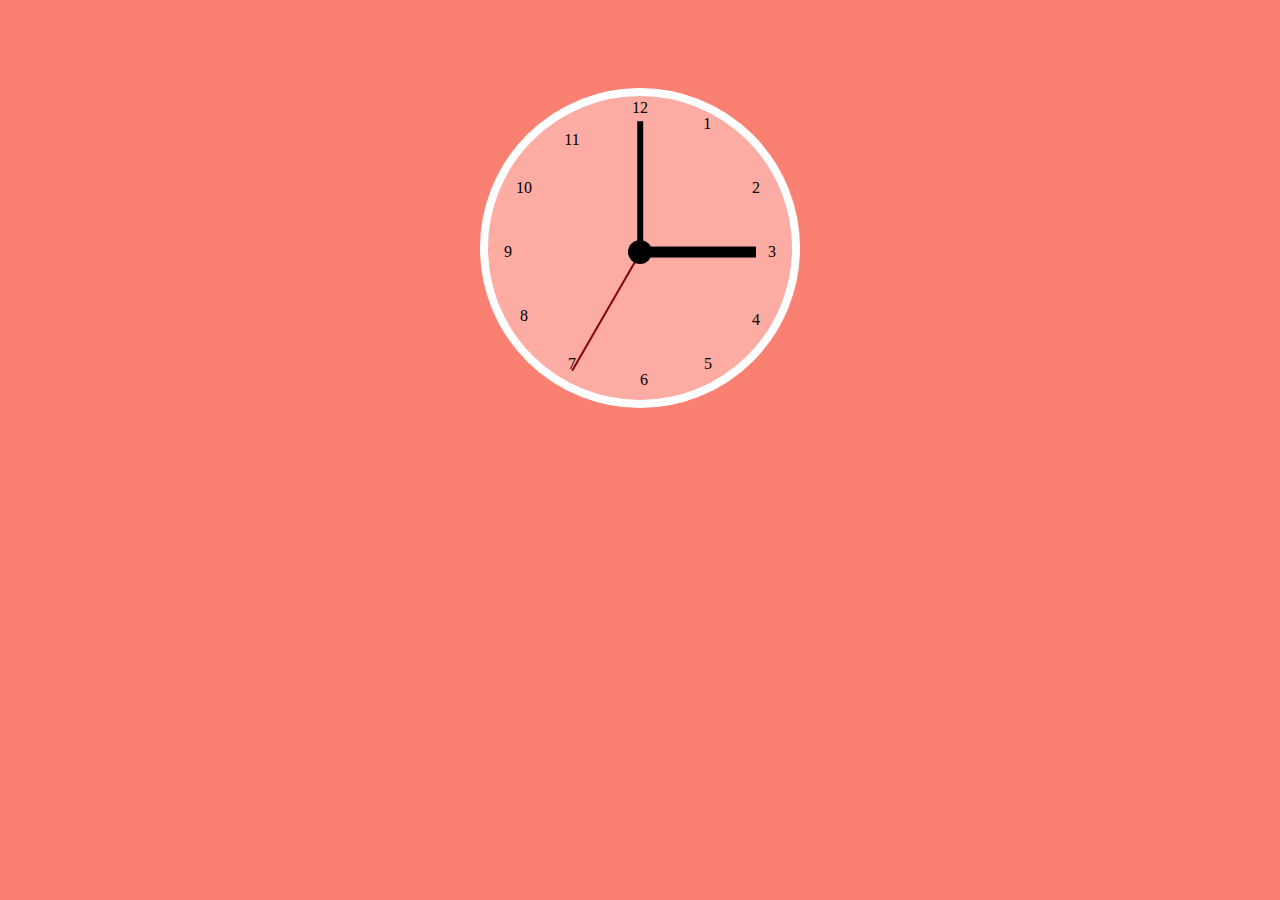
<file: Clock/index.html>
<!DOCTYPE html>
<html lang="en">
<head>
    <meta charset="UTF-8">
    <meta http-equiv="X-UA-Compatible" content="IE=edge">
    <meta name="viewport" content="width=device-width, initial-scale=1.0">
    <title>Clock</title>
    <link rel="stylesheet" href="style.css">
</head>
<body>
    
    <div class="clock">
        <div class="clock-face">
            <div class="hand hour"></div>
            <div class="hand minute"></div>
            <div class="hand second"></div>
            <div class="circle"></div>
            <ol>
                <li>1</li>
                <li>2</li>
                <li>3</li>
                <li>4</li>
                <li>5</li>
                <li>6</li>
                <li>7</li>
                <li>8</li>
                <li>9</li>
                <li>10</li>
                <li>11</li>
                <li>12</li>
            </ol>
        </div>
    </div>

    <script>
        let hourHand = document.querySelector('.hour')
        let minuteHand = document.querySelector('.minute')
        let secondHand = document.querySelector('.second')

        function setDate(){
            let now = new Date();

            let hours = now.getHours();
            let hoursDegrees = Math.round(((hours/12) * 360)+90);

            let minutes = now.getMinutes();
            let minutesDegrees = Math.round(((minutes/60) * 360)+90);

            let seconds = now.getSeconds();
            let secondsDegrees = Math.round(((seconds/60) * 360)+90);

            hourHand.style.transform = `rotate(${hoursDegrees}deg)`;
            minuteHand.style.transform = `rotate(${minutesDegrees}deg)`;
            secondHand.style.transform = `rotate(${secondsDegrees}deg)`;
        }

        setInterval(setDate, 1000);
    </script>
</body>
</html>
</file>
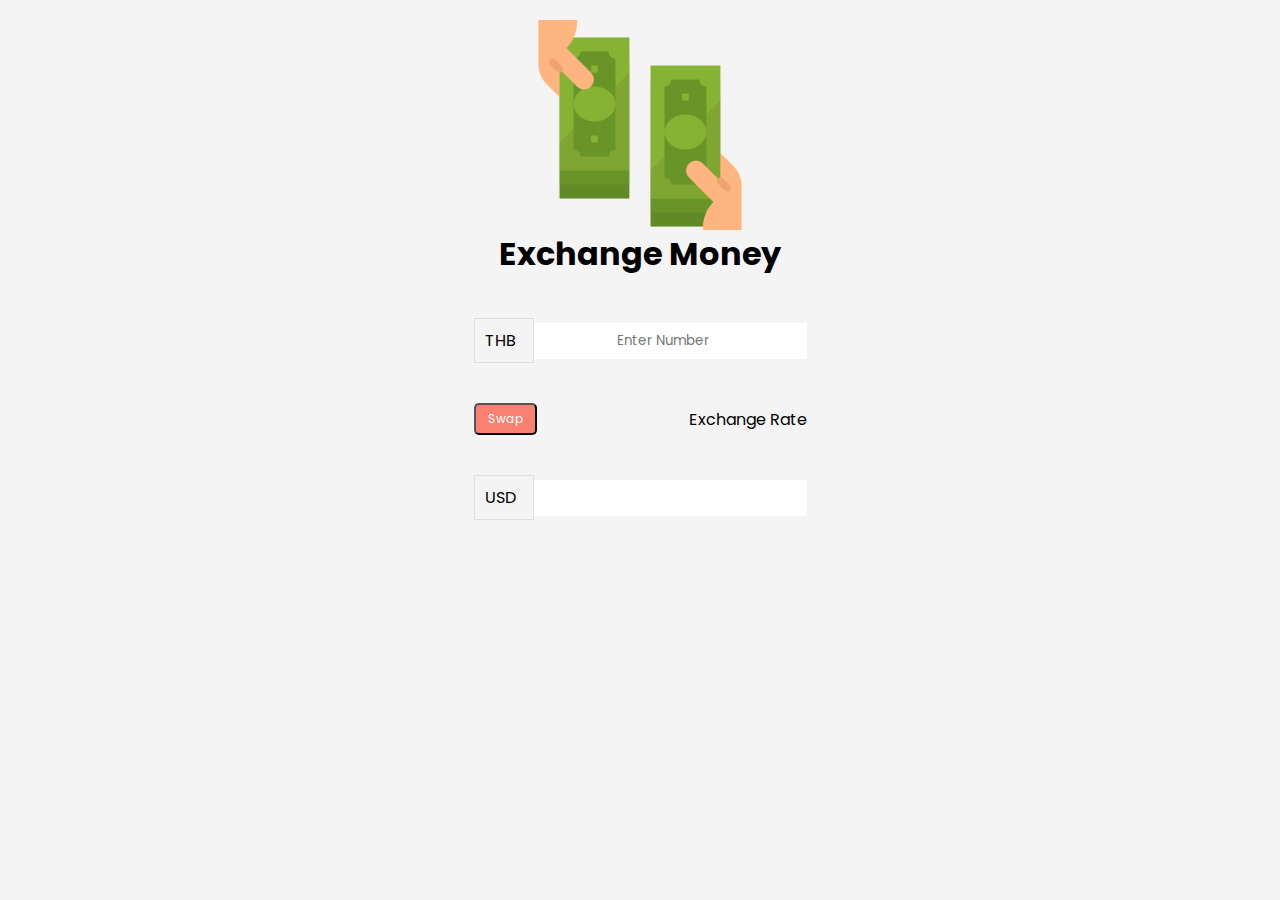
<file: Exchange Money/index.html>
<!DOCTYPE html>
<html lang="en">

<head>
    <meta charset="UTF-8">
    <meta http-equiv="X-UA-Compatible" content="IE=edge">
    <meta name="viewport" content="width=device-width, initial-scale=1.0">
    <title>Exchang Money</title>
    <link rel="stylesheet" href="style.css">
</head>

<body>
    <img src="money.png" alt="moneyPigture" class="img">
    <h1>Exchange Money</h1>
    <div class="container">
        <div class="currency">
            <select name="" id="currency_one">
                <option value="AED">AED</option>
                <option value="ARS">ARS</option>
                <option value="AUD">AUD</option>
                <option value="BGN">BGN</option>
                <option value="BRL">BRL</option>
                <option value="BSD">BSD</option>
                <option value="CAD">CAD</option>
                <option value="CHF">CHF</option>
                <option value="CLP">CLP</option>
                <option value="CNY">CNY</option>
                <option value="COP">COP</option>
                <option value="CZK">CZK</option>
                <option value="DKK">DKK</option>
                <option value="DOP">DOP</option>
                <option value="EGP">EGP</option>
                <option value="EUR">EUR</option>
                <option value="FJD">FJD</option>
                <option value="GBP">GBP</option>
                <option value="GTQ">GTQ</option>
                <option value="HKD">HKD</option>
                <option value="HRK">HRK</option>
                <option value="HUF">HUF</option>
                <option value="IDR">IDR</option>
                <option value="ILS">ILS</option>
                <option value="INR">INR</option>
                <option value="ISK">ISK</option>
                <option value="JPY">JPY</option>
                <option value="KRW">KRW</option>
                <option value="KZT">KZT</option>
                <option value="MXN">MXN</option>
                <option value="MYR">MYR</option>
                <option value="NOK">NOK</option>
                <option value="NZD">NZD</option>
                <option value="PAB">PAB</option>
                <option value="PEN">PEN</option>
                <option value="PHP">PHP</option>
                <option value="PKR">PKR</option>
                <option value="PLN">PLN</option>
                <option value="PYG">PYG</option>
                <option value="RON">RON</option>
                <option value="RUB">RUB</option>
                <option value="SAR">SAR</option>
                <option value="SEK">SEK</option>
                <option value="SGD">SGD</option>
                <option value="THB" selected>THB</option>
                <option value="TRY">TRY</option>
                <option value="TWD">TWD</option>
                <option value="UAH">UAH</option>
                <option value="USD">USD</option>
                <option value="UYU">UYU</option>
                <option value="VND">VND</option>
                <option value="ZAR">ZAR</option>
            </select>
            <input type="number" id="amount_one" placeholder='Enter Number'>
        </div>
        <div class="swap">
            <button class="btn" id='btn'>Swap</button>
            <div id='rate'>Exchange Rate</div>
        </div>
        <div class="currency">
            <select name="" id="currency_two">
                <option value="AED">AED</option>
                <option value="ARS">ARS</option>
                <option value="AUD">AUD</option>
                <option value="BGN">BGN</option>
                <option value="BRL">BRL</option>
                <option value="BSD">BSD</option>
                <option value="CAD">CAD</option>
                <option value="CHF">CHF</option>
                <option value="CLP">CLP</option>
                <option value="CNY">CNY</option>
                <option value="COP">COP</option>
                <option value="CZK">CZK</option>
                <option value="DKK">DKK</option>
                <option value="DOP">DOP</option>
                <option value="EGP">EGP</option>
                <option value="EUR">EUR</option>
                <option value="FJD">FJD</option>
                <option value="GBP">GBP</option>
                <option value="GTQ">GTQ</option>
                <option value="HKD">HKD</option>
                <option value="HRK">HRK</option>
                <option value="HUF">HUF</option>
                <option value="IDR">IDR</option>
                <option value="ILS">ILS</option>
                <option value="INR">INR</option>
                <option value="ISK">ISK</option>
                <option value="JPY">JPY</option>
                <option value="KRW">KRW</option>
                <option value="KZT">KZT</option>
                <option value="MXN">MXN</option>
                <option value="MYR">MYR</option>
                <option value="NOK">NOK</option>
                <option value="NZD">NZD</option>
                <option value="PAB">PAB</option>
                <option value="PEN">PEN</option>
                <option value="PHP">PHP</option>
                <option value="PKR">PKR</option>
                <option value="PLN">PLN</option>
                <option value="PYG">PYG</option>
                <option value="RON">RON</option>
                <option value="RUB">RUB</option>
                <option value="SAR">SAR</option>
                <option value="SEK">SEK</option>
                <option value="SGD">SGD</option>
                <option value="THB">THB</option>
                <option value="TRY">TRY</option>
                <option value="TWD">TWD</option>
                <option value="UAH">UAH</option>
                <option value="USD" selected>USD</option>
                <option value="UYU">UYU</option>
                <option value="VND">VND</option>
                <option value="ZAR">ZAR</option>
            </select>
            <input type="number" id="amount_two" >
        </div>
    </div>
    <script src='js.js'></script>
</body>

</html>
</file>
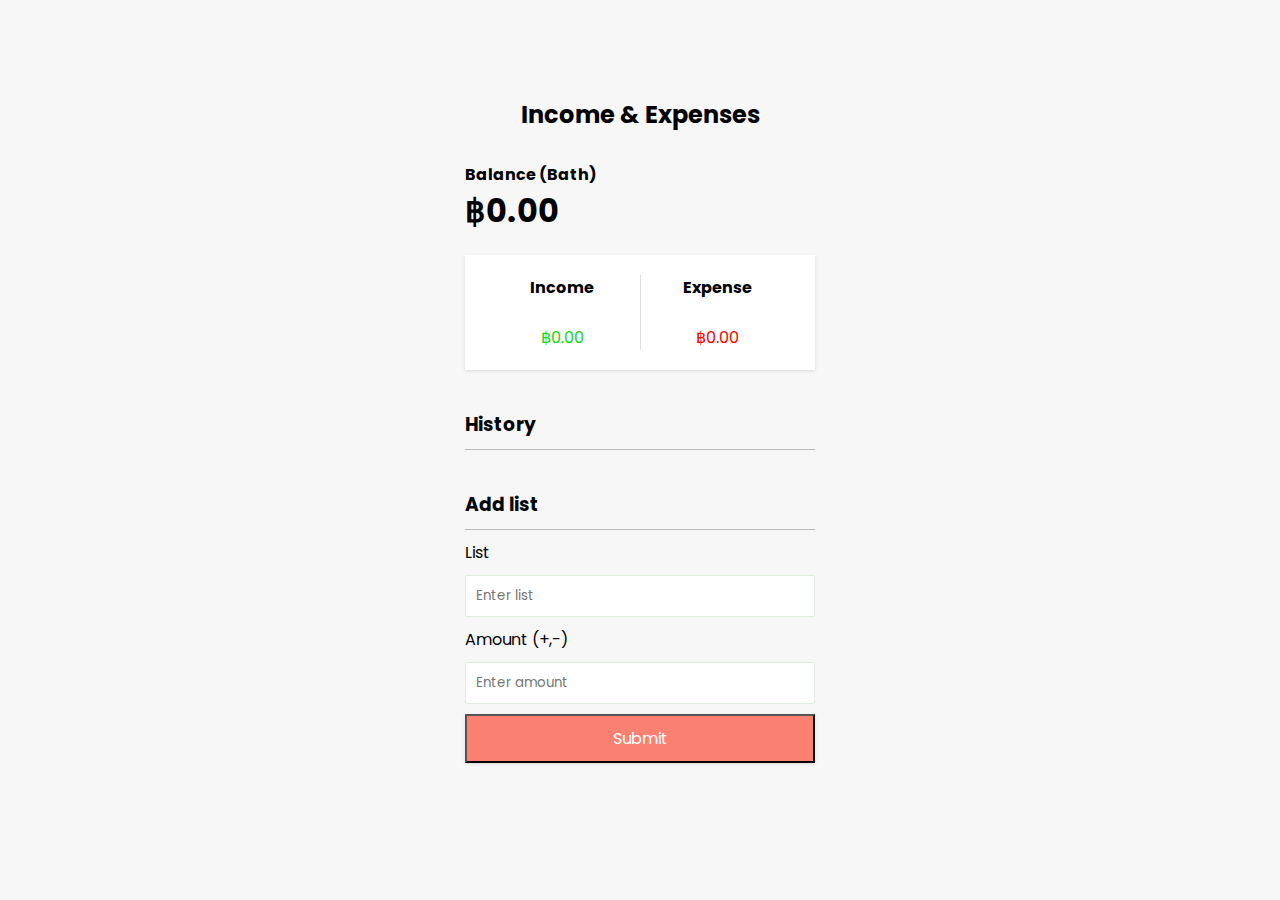
<file: Income and Expenses/index.html>
<!DOCTYPE html>
<html lang="en">
  <head>
    <meta charset="UTF-8" />
    <meta http-equiv="X-UA-Compatible" content="IE=edge" />
    <meta name="viewport" content="width=device-width, initial-scale=1.0" />
    <title>Account</title>
    <link rel="stylesheet" href="style.css" />
  </head>
  <body>
    <h2>Income & Expenses</h2>

    <div class="container">
      <h4>Balance (Bath)</h4>
      <h1 id="balance">฿0.00</h1>
      <div class="income-expense-container">
        <div>
          <h4>Income</h4>
          <br />
          <p class="money-plus" id="money-plus">฿5000</p>
        </div>
        <div>
          <h4>Expense</h4>
          <br />
          <p class="money-minus" id="money-minus">฿2000</p>
        </div>
      </div>
      <h3>History</h3>
      <ul class="list" id="list"></ul>
      <h3>Add list</h3>
      <form id="form">
        <div class="form-control">
          <label for="text">List</label>
          <input type="text" id="text" placeholder="Enter list" />
        </div>
        <div class="form-control">
          <label for="amount">Amount (+,-)</label>
          <input type="number" id="amount" placeholder="Enter amount" />
        </div>
        <button class="btn">Submit</button>
      </form>
    </div>

    <script src="script.js"></script>
  </body>
</html>
</file>
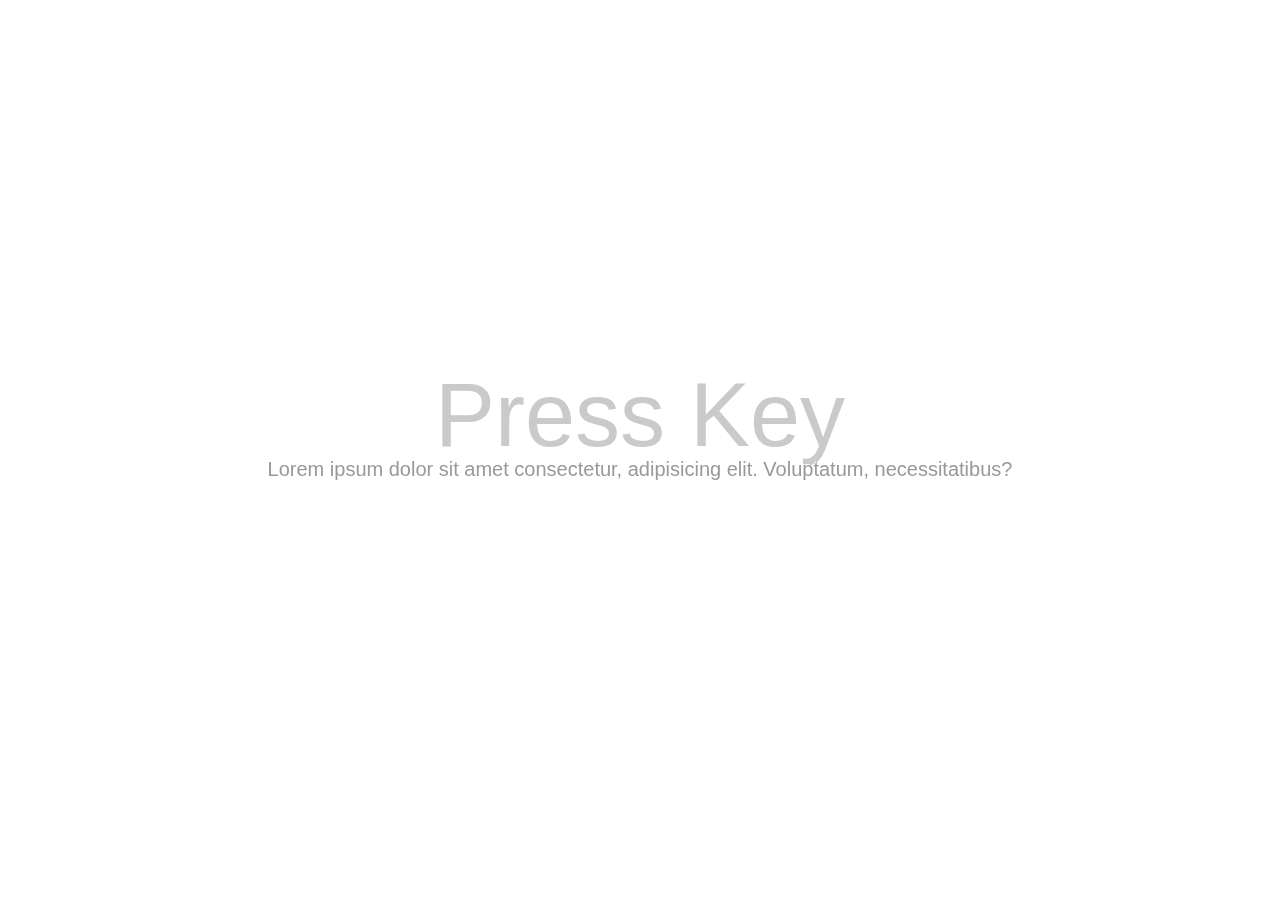
<file: Key Code/index.html>
<!DOCTYPE html>
<html lang="en">
<head>
    <meta charset="UTF-8">
    <meta http-equiv="X-UA-Compatible" content="IE=edge">
    <meta name="viewport" content="width=device-width, initial-scale=1.0">
    <title>Key Code</title>
    <link rel="stylesheet" href="style.css">
</head>
<body>
    
    <div id="info">
        Press Key<br>
        <span>Lorem ipsum dolor sit amet consectetur, adipisicing elit. Voluptatum, necessitatibus?</span>
    </div>
    <div id="key"></div>

    <script>
        let info = document.getElementById('info'), 
            ley = document.getElementById('key')

        document.onkeydown = document.body.onkeydown = function(e){
            e = e || window.event;
            info.innerHTML = '';
            key.innerHTML = e.keyCode || e.which;
            return false;
        }
    </script>
</body>
</html>
</file>
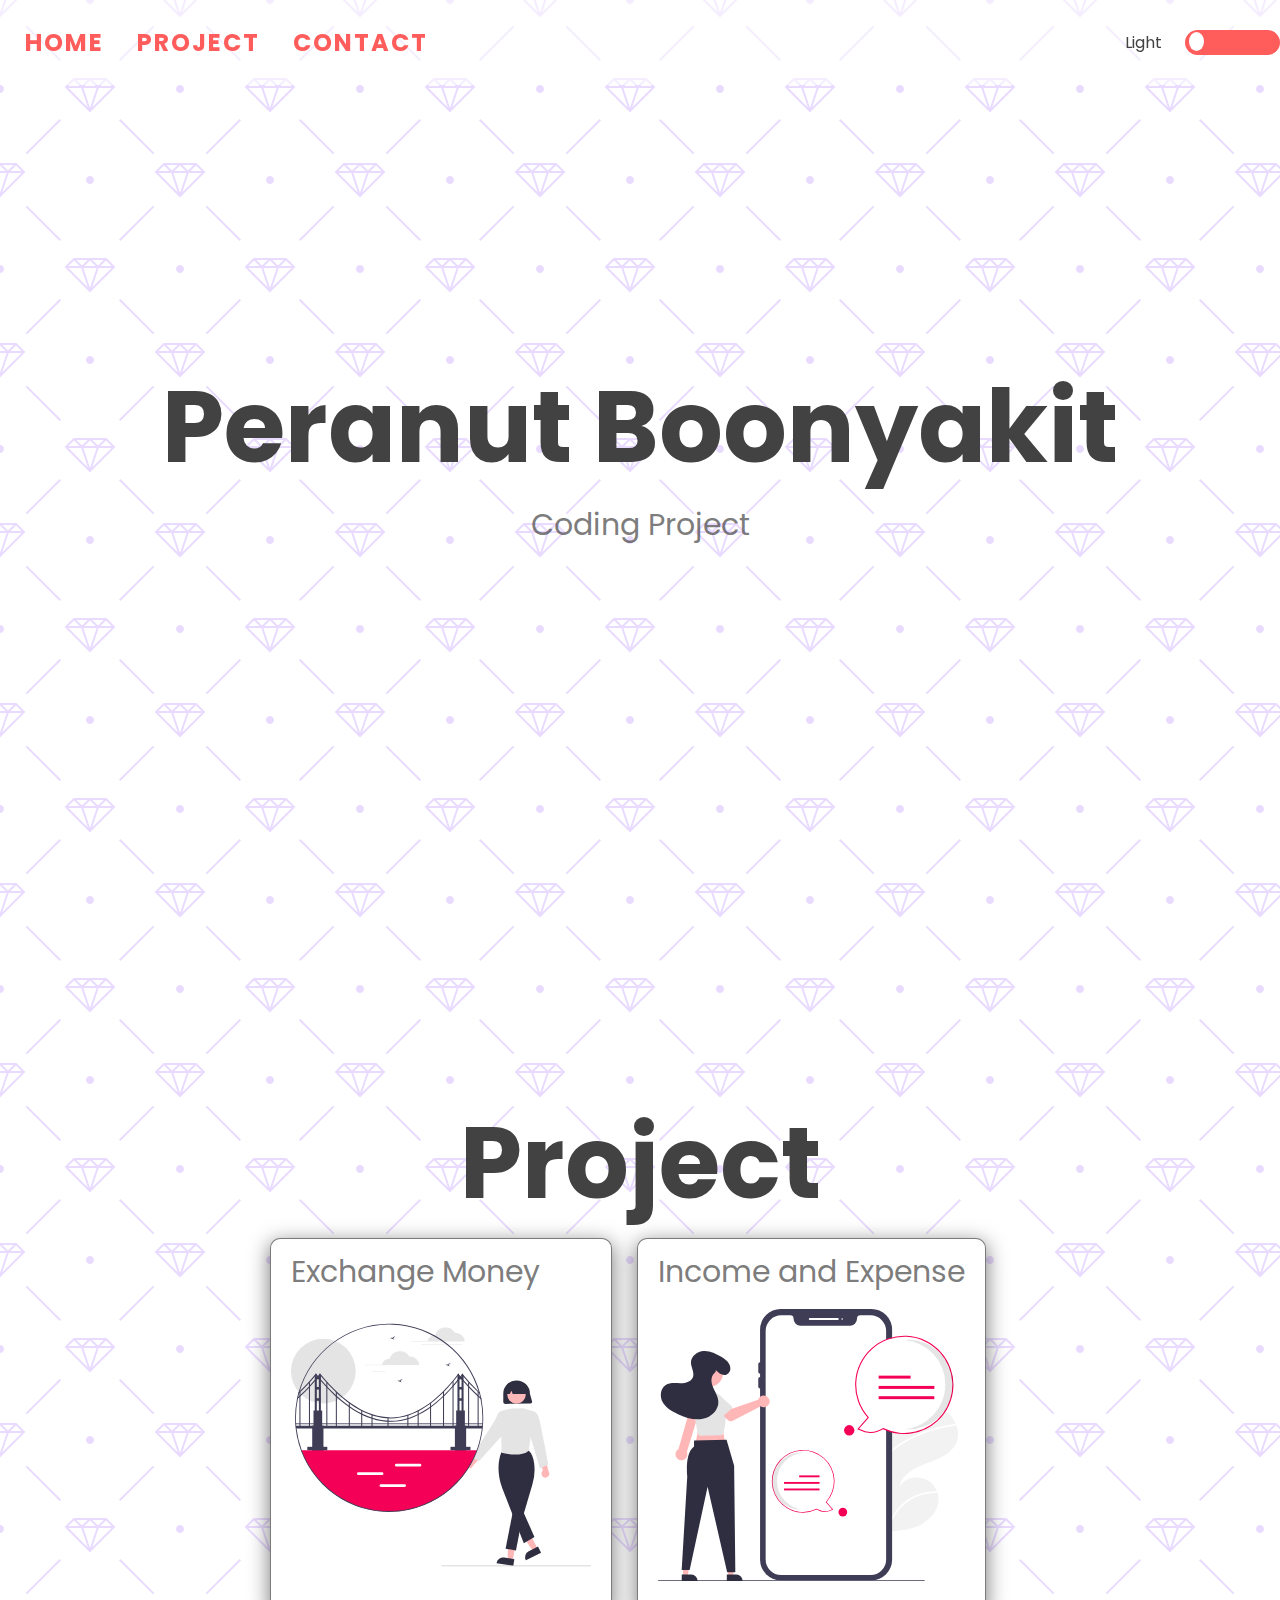
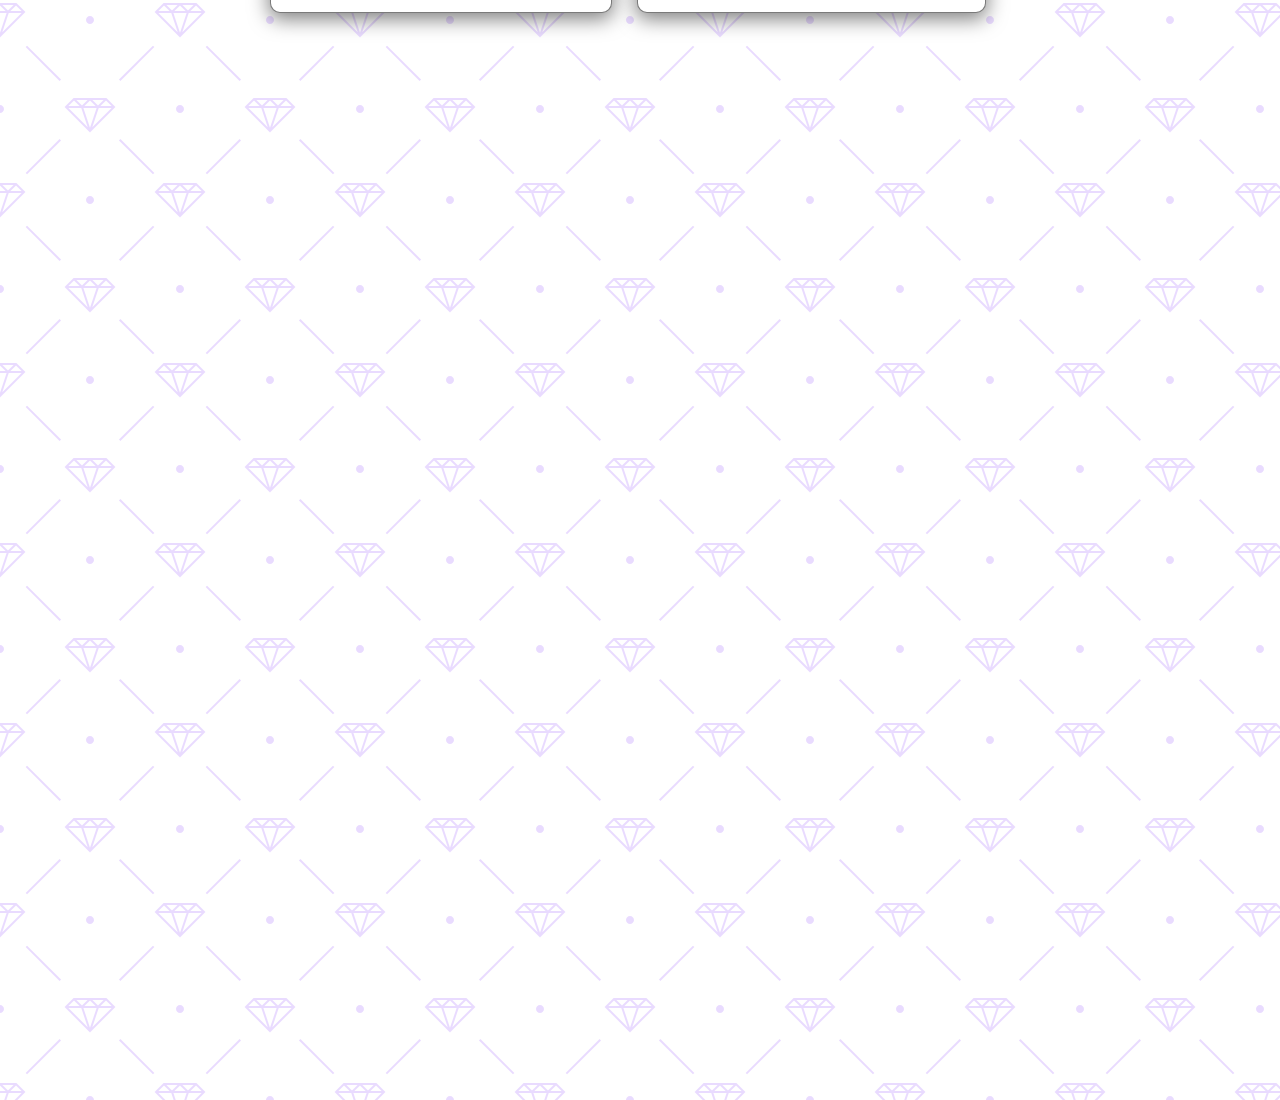
<file: Light Dark/index.html>
<!DOCTYPE html>
<html lang="en">
  <head>
    <meta charset="UTF-8" />
    <meta http-equiv="X-UA-Compatible" content="IE=edge" />
    <meta name="viewport" content="width=device-width, initial-scale=1.0" />
    <title>Dark and Light</title>
    <link rel="stylesheet" href="style.css" />
    <link
      rel="stylesheet"
      href="https://pro.fontawesome.com/releases/v5.10.0/css/all.css"
      integrity="sha384-AYmEC3Yw5cVb3ZcuHtOA93w35dYTsvhLPVnYs9eStHfGJvOvKxVfELGroGkvsg+p"
      crossorigin="anonymous"
    />
  </head>
  <body>
    <div class="theme-switch-container">
      <span id="toggle-icon">
        <span class="toggle-text">Light</span>
        <i class="fas fa-sun"></i>
      </span>
      <label class="switch">
        <input type="checkbox" />
        <div class="slider round"></div>
      </label>
    </div>
    <nav id="nav">
      <a href="#home">HOME</a>
      <a href="#project">PROJECT</a>
      <a href="#contact">CONTACT</a>
    </nav>

    <section id="home">
      <div class="title-group">
        <h1>Peranut Boonyakit</h1>
        <h2>Coding Project</h2>
      </div>
    </section>

    <section id="project">
      <h1>Project</h1>
      <div class="project-container">
        <div class="image-container">
          <h2>Exchange Money</h2>
          <img src="img/code_light.svg" id="img1"/>
        </div>
        <div class="image-container">
          <h2>Income and Expense</h2>
          <img src="img/coding_light.svg" id="img2"/>
        </div>
      </div>
    </section>

    <section id="contact">
      <div class="social">
        <i class="fab fa-facebook-square"></i>
        <i class="fab fa-github-square"></i>
        <i class="fab fa-instagram"></i>
        <i class="fab fa-youtube-square"></i>
      </div>
    </section>

    <script src="script.js"></script>
  </body>
</html>
</file>
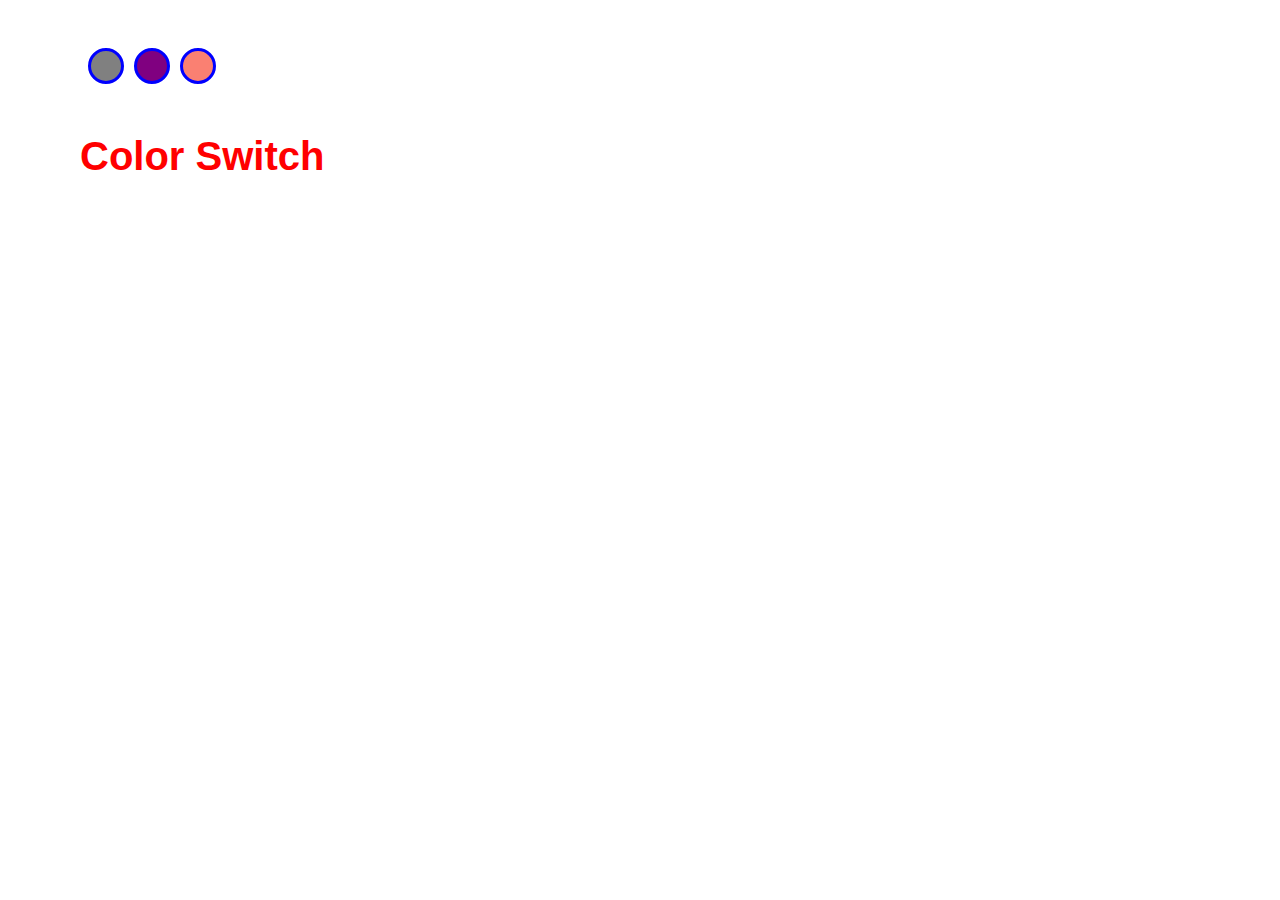
<file: Switch Color/index.html>
<!DOCTYPE html>
<html lang="en">
<head>
    <meta charset="UTF-8">
    <meta http-equiv="X-UA-Compatible" content="IE=edge">
    <meta name="viewport" content="width=device-width, initial-scale=1.0">
    <title>Switch Color</title>
    <link rel="stylesheet" href="style.css">
</head>
<body>
    
    <ul id='switch'>
        <li id='grayButton'></li>
        <li id='purpleButton'></li>
        <li id='salmonButton'></li>
    </ul>
    <h1>Color Switch</h1>

    <script>
        document.getElementById('grayButton').onclick = switchGray;
        document.getElementById('purpleButton').onclick = switchPurple;
        document.getElementById('salmonButton').onclick = switchSalmon;

        function switchGray(){
            document.getElementsByTagName('body')[0].style.background = 'gray'
            document.getElementsByTagName('body')[0].style.color = 'black'
        } 
        function switchPurple(){
            document.getElementsByTagName('body')[0].style.background = 'purple'
            document.getElementsByTagName('body')[0].style.color = 'yellow'
        } 
        function switchSalmon(){
            document.getElementsByTagName('body')[0].style.background = 'salmon'
            document.getElementsByTagName('body')[0].style.color = 'white'
        } 
    </script>
</body>
</html>
</file>
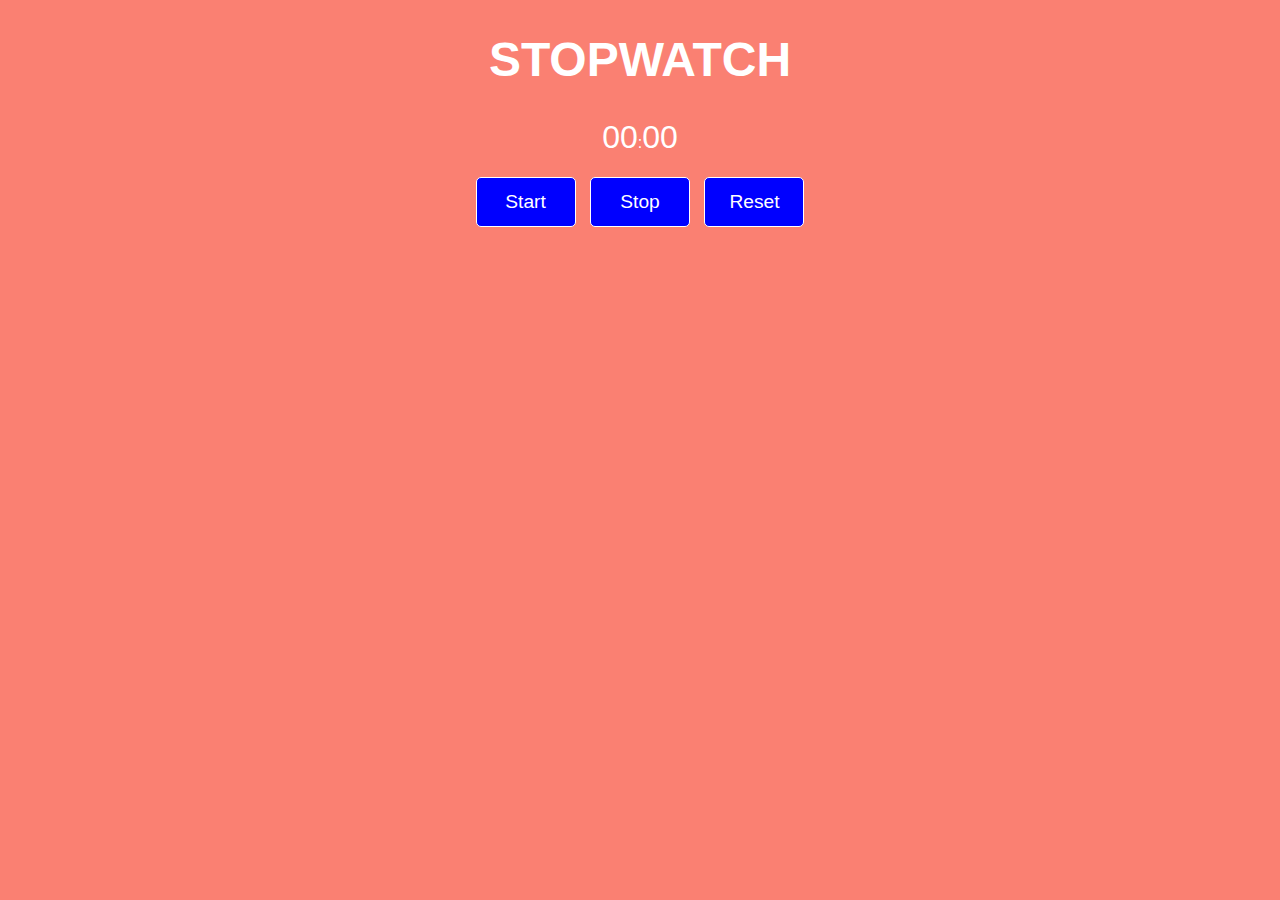
<file: Stop Watch/watch.html>
<!DOCTYPE html>
<html lang="en">
<head>
    <meta charset="UTF-8">
    <meta http-equiv="X-UA-Compatible" content="IE=edge">
    <meta name="viewport" content="width=device-width, initial-scale=1.0">
    <title>Watch</title>
    <link rel="stylesheet" href="style.css">
</head>
<body>
    <div class="container">
        <h1>Stopwatch</h1>
        <p><span id='seconds'>00</span>:<span id='tens'>00</span></p>
        <button id='btn-start'>Start</button>
        <button id='btn-stop'>Stop</button>
        <button id='btn-reset'>Reset</button>
    </div>

    <script>
        window.onload = function(){
            let seconds = 00;
            let tens = 00;
            let appendTens = document.getElementById('tens');
            let appendSeconds = document.getElementById('seconds');
            let ButtonStart = document.getElementById('btn-start');
            let ButtonStop = document.getElementById('btn-stop');
            let ButtonReset = document.getElementById('btn-reset');
            let Interval;

            ButtonStart.onclick = function(){
                clearInterval(Interval);
                Interval = setInterval(startTime, 10);
            }
            ButtonStop.onclick = function(){
                clearInterval(Interval);
            }
            ButtonReset.onclick = function(){
                clearInterval(Interval);
                tens = '00';
                seconds = '00';
                appendTens.innerHTML = tens;
                appendSeconds.innerHTML = seconds;
            }
            function startTime(){
                tens++;
                if(tens<9){ appendTens.innerHTML = '0' + tens; }
                if(tens>9){ appendTens.innerHTML = tens; }
                if(tens>99){
                    seconds++; 
                    appendSeconds.innerHTML = '0' + seconds;
                    tens = 0;
                    appendTens.innerHTML = '0' + 0;
                }
                if(seconds>9){appendSeconds.innerHTML = seconds}
            }
        }
    </script>
</body>
</html>
</file>
<file: Clock/style.css>
*{
    box-sizing: border-box;
}
body{
    background-color: salmon;
    height: 100%;
}

.clock{
    position: absolute;
    left: 50%;
    transform: translateX(-50%);
    background-color: hsla(0, 0%, 100%, 0.35);
    width: 20em;
    height: 20em;
    border-radius: 50%;
    border: 0.5em solid white;
    margin: 5em auto 0;
    padding: 1em;
}
.clock-face{
    position: relative;
    height: 100%;
    width: 100%;
    transform: translateY(-0.75em);
}
.hand{
    position: absolute;
    top: calc(50% - 0.4em);
    background-color: black;
    border-bottom: 0 solid transparent;
    border-left: 0 solid transparent;
    border-top: 0 solid transparent;
    height: 0.4em;
    width: 50%;
    transform-origin: 100%;
}
.minute{
    background-color: transparent;
    border-right: 8em solid black;
    transform: rotate(90deg);
}
.hour{
    top: calc(50% - 0.33em);
    background-color: transparent;
    border-right: 7.25em solid black;
    height: 0.66em;
    transform: rotate(180deg);
}
.second{
    top: 50%;
    background-color: darkred;
    height: .1em;
    transform: rotate(300deg);
}
.circle{
    position: absolute;
    top: calc(50% - 0.75em);
    left: 50%;
    border-radius: 50%;
    height: 1.5em;
    transform: translate(-50%);
    width: 1.5em;
    background-color: black;
}
.clock li{
    position: absolute;
    top: 0;
    left: 0;
    color: black;
    display: inline-block;
    font-size: 1em;
    font-weight: 300;
    height: 2em;
    list-style: none;
    padding: 0;
    text-align: center;
    line-height: 2em;
    width: 2em;
}
.clock li:nth-child(12){top: -1.5em; left: 7.5em;}
.clock li:nth-child(1){top: -0.5em; left: 11.7em;}
.clock li:nth-child(2){top: 3.5em; left: 14.75em;}
.clock li:nth-child(3){top: 7.5em; left: 15.75em;}
.clock li:nth-child(4){top: 11.75em; left: 14.75em;}
.clock li:nth-child(5){top: 14.5em; left: 11.75em;}
.clock li:nth-child(6){top: 15.5em; left: 7.75em;}
.clock li:nth-child(7){top: 14.5em; left: 3.25em;}
.clock li:nth-child(8){top: 11.5em; left: 0.25em;}
.clock li:nth-child(9){top: 7.5em; left: -.75em;}
.clock li:nth-child(10){top: 3.5em; left: .25em;}
.clock li:nth-child(11){top: .5em; left: 3.25em;}
</file>
<file: Exchange Money/style.css>
@import url('https://fonts.googleapis.com/css2?family=Poppins&display=swap');
*{
    box-sizing: border-box;
    font-family: 'Poppins', sans-serif;
    margin: 0;
    padding: 0;
}
body{
    background-color: #f4f4f4;
    display: flex;
    flex-direction: column;
    justify-self: center;
    align-items: center;
    height:100vh;
    padding: 20px;
}
.btn{
    background: salmon;
    color: #fff;
    cursor: pointer;
    border-radius: 5px;
    font-size:12px;
    padding:5px 12px;
}
.img{
    width: 210px;
}
.currency{
    padding: 40px 0px;
    display: flex;
    justify-content: space-between;
    align-items:center;
}
.currency select{
    padding: 10px 10px;
    border: 1px solid #dedede;
    font-size: 16px;
    background: transparent;
    appearance: none;
}
.currency input{
    border: 0;
    padding: 8px;
    text-align: center;
}
.swap {
    display:flex;
    justify-content: space-between;
    align-items:center;
}
select:focus, input:focus, button:focus{
    outline:none;
}
</file>
<file: Income and Expenses/style.css>
@import url("https://fonts.googleapis.com/css2?family=Poppins&display=swap");
:root{
    --box-shadow : 0 1px 3px rgba(0,0,0,0.12)
}
* {
  box-sizing: border-box;
  margin: 0;
  padding: 0;
  font-family: "Poppins", sans-serif;
}
body{
    display: flex;
    background-color: #f7f7f7;
    flex-direction: column;
    justify-content: center;
    align-items: center;
    min-height: 100vh;
}

.container{
    margin: 30px auto;
    width: 350px;
}
h1{
    letter-spacing: 1px;
    margin: 0;
}
h3{
    border-bottom: 1px solid #bbb;
    padding-bottom: 10px;
    margin: 40px 0 10px;
}
.income-expense-container{
    display: flex;
    justify-content: space-between;
    background-color: #fff;
    box-shadow: var(--box-shadow);
    padding: 20px;
    margin: 20px 0;
}
.income-expense-container>div{
    flex: 1;
    text-align: center;
}
.income-expense-container>div:first-of-type{
    border-right: 1px solid #dedede;
}
.money-plus{
    color: rgb(21, 216, 21);
}
.money-minus{
    color: red;
}
label{
    display: block;
    margin: 10px 0;
}
input{
    border: 1px solid #dede;
    border-radius: 2px;
    padding: 10px;
    width: 100%;
}
.btn{
    margin: 10px 0;
    background-color:salmon;
    padding: 10px;
    color: #ffff;
    cursor: pointer;
    box-shadow: var(--box-shadow);
    width: 100%;
    font-size: 16px;
}
.delete-btn{
    cursor: pointer;
    background-color: red;
    color: #fff;
    border: 0;
    font-size: 20px;
    line-height: 20px;
    padding: 2px 5px;
    position: absolute;
    left: 0;
    transform: translate(-100%);
    opacity: 0;
    transition: opacity 0.5s ease;
}
.list li:hover .delete-btn{
    opacity: 1;
}
.list{
    list-style: none;
}
.list li{
    background-color: #fff;
    box-shadow: var(--box-shadow);
    color: #333;
    display: flex;
    justify-content: space-between;
    position: relative;
    padding: 10px;
    margin: 10px 0;
}
.list li.plus{
    border-right: 5px solid #2ecc71;
}
.list li.minus{
    border-right: 5px solid red;
}
</file>
<file: Key Code/style.css>
body{
    font-weight: 300;
    font-family: Helvetica;
    margin: 0;
    padding: 0;
}

#info, #key{
    position: fixed;
    font-size: 200px;
    text-align: center;
    width: 100%;
    height: 200px;
    line-height: 30px;
    top: 50%;
    left: 0;
    margin-top: -50px;
    color: rgb(202, 202, 202);
    text-shadow: -1px -1px 0px #fff;
}
span{
    font-size: 20px;
    color: #999;
}
#info{
    font-size: 90px;
}
</file>
<file: Light Dark/style.css>
@import url("https://fonts.googleapis.com/css2?family=Poppins&display=swap");
* {
  box-sizing: border-box;
  margin: 0;
  padding: 0;
  font-family: "Poppins", sans-serif;
  scroll-behavior: smooth;
}

:root {
  --primary-color: rgb(255, 92, 92);
  --text-color: rgb(66, 66, 66);
  --text-color-second: rgba(66, 66, 66, 0.7);
  --background: rgb(255, 255, 255);
  --box-shadow: 0 5px 20px 1px rgba(0, 0, 0, 0.5);
}
[data-theme="dark"] {
  --primary-color: orange;
  --text-color: #fff;
  --text-color-second: rgba(255, 255, 225, 0.8);
  --background: #121213;
  --box-shadow: 0 5px 20px 1px rgba(0, 0, 0, 0.5);
}

body {
  background-color: var(--background);
  background-image: url("data:image/svg+xml,%3Csvg width='180' height='180' viewBox='0 0 180 180' xmlns='http://www.w3.org/2000/svg'%3E%3Cpath d='M81.28 88H68.413l19.298 19.298L81.28 88zm2.107 0h13.226L90 107.838 83.387 88zm15.334 0h12.866l-19.298 19.298L98.72 88zm-32.927-2.207L73.586 78h32.827l.5.5 7.294 7.293L115.414 87l-24.707 24.707-.707.707L64.586 87l1.207-1.207zm2.62.207L74 80.414 79.586 86H68.414zm16 0L90 80.414 95.586 86H84.414zm16 0L106 80.414 111.586 86h-11.172zm-8-6h11.173L98 85.586 92.414 80zM82 85.586L87.586 80H76.414L82 85.586zM17.414 0L.707 16.707 0 17.414V0h17.414zM4.28 0L0 12.838V0h4.28zm10.306 0L2.288 12.298 6.388 0h8.198zM180 17.414L162.586 0H180v17.414zM165.414 0l12.298 12.298L173.612 0h-8.198zM180 12.838L175.72 0H180v12.838zM0 163h16.413l.5.5 7.294 7.293L25.414 172l-8 8H0v-17zm0 10h6.613l-2.334 7H0v-7zm14.586 7l7-7H8.72l-2.333 7h8.2zM0 165.414L5.586 171H0v-5.586zM10.414 171L16 165.414 21.586 171H10.414zm-8-6h11.172L8 170.586 2.414 165zM180 163h-16.413l-7.794 7.793-1.207 1.207 8 8H180v-17zm-14.586 17l-7-7h12.865l2.333 7h-8.2zM180 173h-6.613l2.334 7H180v-7zm-21.586-2l5.586-5.586 5.586 5.586h-11.172zM180 165.414L174.414 171H180v-5.586zm-8 5.172l5.586-5.586h-11.172l5.586 5.586zM152.933 25.653l1.414 1.414-33.94 33.942-1.416-1.416 33.943-33.94zm1.414 127.28l-1.414 1.414-33.942-33.94 1.416-1.416 33.94 33.943zm-127.28 1.414l-1.414-1.414 33.94-33.942 1.416 1.416-33.943 33.94zm-1.414-127.28l1.414-1.414 33.942 33.94-1.416 1.416-33.94-33.943zM0 85c2.21 0 4 1.79 4 4s-1.79 4-4 4v-8zm180 0c-2.21 0-4 1.79-4 4s1.79 4 4 4v-8zM94 0c0 2.21-1.79 4-4 4s-4-1.79-4-4h8zm0 180c0-2.21-1.79-4-4-4s-4 1.79-4 4h8z' fill='%23b78aff' fill-opacity='0.3' fill-rule='evenodd'/%3E%3C/svg%3E");
  color: var(--text-color);
}
h1 {
  font-size: 100px;
}
h2 {
  color: var(--text-color-second);
  font-size: 30px;
  font-weight: normal;
}
.title-group {
  text-align: center;
}
section {
  min-height: 100vh;
  display: flex;
  justify-content: center;
  align-items: center;
  flex-direction: column;
}
nav {
  position: fixed;
  z-index: 10;
  font-size: 24px;
  letter-spacing: 2px;
  padding: 25px;
  width: 100vw;
  background: rgb(255, 255, 255, 0.5);
}
a {
  margin-right: 25px;
  color: var(--primary-color);
  text-decoration: none;
  border-bottom: 3px solid transparent;
  font-weight: bold;
}
a:hover,
a:focus {
  color: var(--text-color);
  border-bottom: 3px solid;
}
.theme-switch-container {
  display: flex;
  align-items: center;
  z-index: 100;
  position: fixed;
  right: 25px;
  top: 30px;
}
.theme-switch-container span {
  margin-right: 10px;
  font-size: 1rem;
}
.toggle-text {
  position: relative;
  right: 60px;
}
i {
  position: relative;
  right: 70px;
}

.slider {
  background: var(--primary-color);
  bottom: 0;
  cursor: pointer;
  left: 0;
  position: absolute;
  right: 0;
  top: 0;
  width: 95px;
  transition: 0.3s;
}
.slider::before {
  background: #fff;
  content: "";
  bottom: 4px;
  height: 19px;
  left: 4px;
  position: absolute;
  transition: 0.3s;
  width: 15px;
}
input:checked + .slider::before {
  transform: translateX(73px);
}
.slider.round {
  border-radius: 20px;
}
.slider::before {
  border-radius: 50%;
}

.project-container{
  display: flex;
}
.image-container{
  border: 1px solid var(--text-color-second);
  border-radius: 10px;
  box-shadow: var(--box-shadow);
  padding: 10px 20px;
  margin-right: 25px;
  width: auto;
  background-color: var(--background);
}
img{
  width: 300px;
  height: 300px;
}
.fab {
  font-size: 100px;
  margin-right: 50px;
  cursor: pointer;
  color: var(--primary-color);
}
.fab:hover {
  color: var(--text-color);
}
</file>
<file: Switch Color/style.css>
body{
    margin: 3rem;
    padding: 0;
    font-family: Arial;
    font-size: 20px;
    line-height: 1.5;
    color: red;
}
h1{
    line-height: 2;
    margin: 2rem;
}
#switch{
    list-style: none;
    overflow: hidden;
}
#switch li{
    margin-right: 10px;
    float: left;
    width: 30px;
    height: 30px;
    border-radius: 30px;
    border: 3px solid blue;
}
#grayButton{background-color: gray;}
#purpleButton{background-color: purple;}
#salmonButton{background-color: salmon;}
</file>
<file: Stop Watch/style.css>
body{
    background: salmon;
    font-family: Arial;
    height: 100%;
}
.container{
    width: 800px;
    margin: 30px auto;
    color: #fff;
    text-align: center;
}
h1, h2, h3{
    font-size: 3rem;
    text-transform: uppercase;
}
#seconds, #tens{
    font-size: 2rem;
}
button{
    margin: 5px;
    border-radius: 5px;
    background: blue;
    color: #fff;
    padding: 5px;
    text-decoration: none;
    cursor: pointer;
    font-size: 1.2rem;
    border: 1px solid #fff;
    outline: none;
    width: 100px;
    height: 50px;
}
button:hover{
    transition: 0.2s;
    background-color: #fff;
    color: blue;
}
</file>
